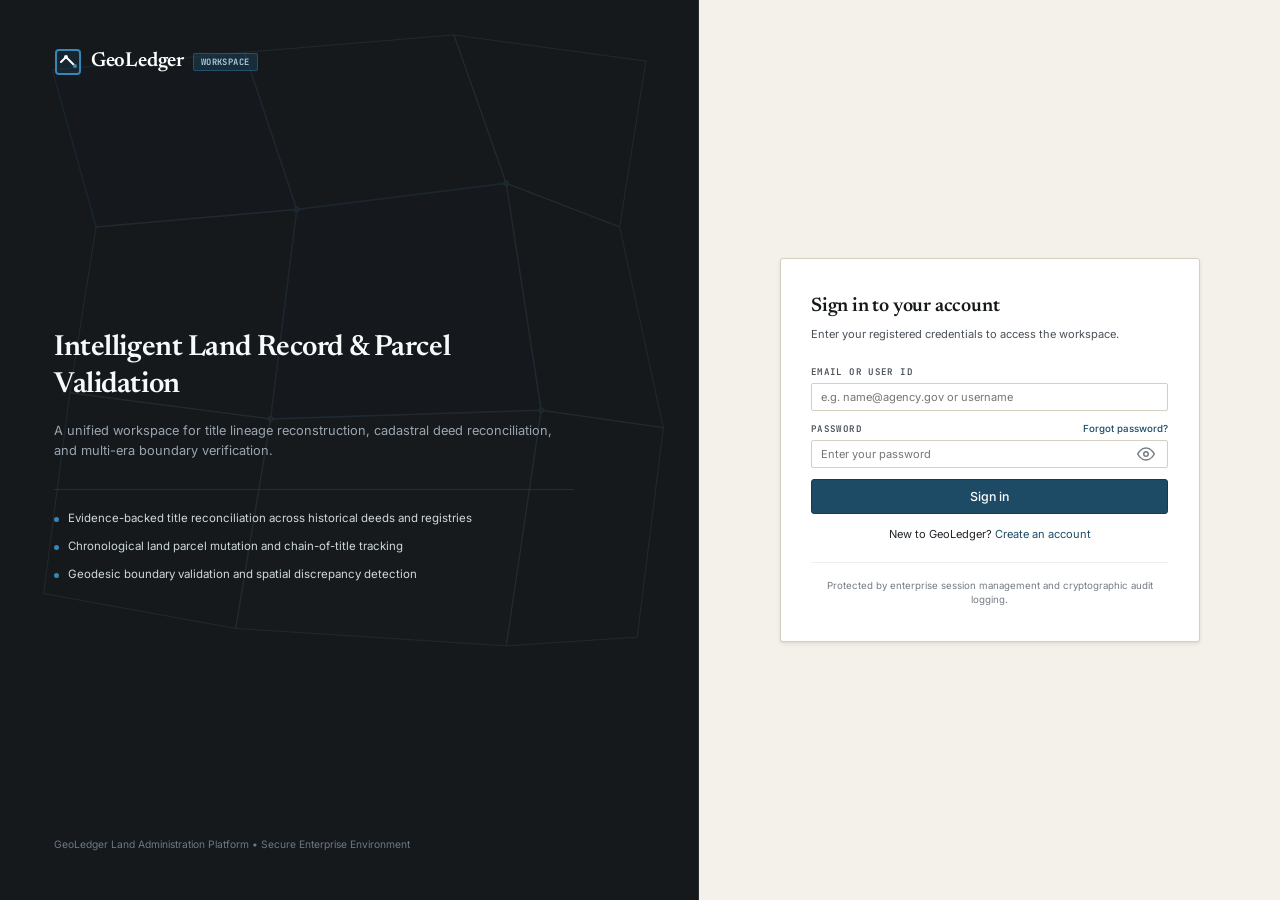
<file: frontend/index.html>
<!DOCTYPE html>
<html lang="en">
<head>
    <meta charset="UTF-8">
    <meta name="viewport" content="width=device-width, initial-scale=1.0">
    <title>Sign In — GeoLedger</title>
    <link rel="stylesheet" href="style.css">
</head>
<body class="auth-page">
    <!-- Left Zone: Institutional Identity & Subtle Cadastral Geometry -->
    <section class="auth-brand-side">
        <!-- Abstract Cadastral Survey Geometry (Subtle Architectural Vectors) -->
        <svg class="auth-cadastral-bg" viewBox="0 0 800 800" xmlns="http://www.w3.org/2000/svg" aria-hidden="true">
            <g stroke="#90A4AE" stroke-width="1" fill="none">
                <!-- Parcel Survey Polygon Grids -->
                <polygon points="60,80 280,60 340,240 110,260" fill="rgba(44, 94, 122, 0.08)" stroke="#3886B8" stroke-width="1.5" />
                <polygon points="280,60 520,40 580,210 340,240" fill="rgba(255, 255, 255, 0.03)" />
                <polygon points="520,40 740,70 710,260 580,210" fill="rgba(44, 94, 122, 0.05)" />
                <polygon points="110,260 340,240 310,480 80,450" fill="rgba(255, 255, 255, 0.02)" />
                <polygon points="340,240 580,210 620,470 310,480" fill="rgba(44, 94, 122, 0.09)" stroke="#3886B8" stroke-width="1.5" />
                <polygon points="580,210 710,260 760,490 620,470" fill="rgba(255, 255, 255, 0.02)" />
                <polygon points="80,450 310,480 270,720 50,680" fill="rgba(44, 94, 122, 0.06)" />
                <polygon points="310,480 620,470 580,740 270,720" fill="rgba(255, 255, 255, 0.04)" />
                <polygon points="620,470 760,490 730,730 580,740" fill="rgba(44, 94, 122, 0.07)" />
                <!-- Boundary Markers & Ties -->
                <line x1="340" y1="240" x2="310" y2="480" stroke="#546E7A" stroke-dasharray="4,4" />
                <line x1="280" y1="60" x2="340" y2="240" stroke="#546E7A" stroke-dasharray="4,4" />
                <circle cx="340" cy="240" r="3" fill="#3886B8" />
                <circle cx="310" cy="480" r="3" fill="#3886B8" />
                <circle cx="580" cy="210" r="3" fill="#3886B8" />
                <circle cx="620" cy="470" r="3" fill="#3886B8" />
            </g>
        </svg>

        <div class="auth-brand-top">
            <div class="auth-brand-mark">
                <svg width="28" height="28" viewBox="0 0 28 28" fill="none" xmlns="http://www.w3.org/2000/svg" aria-hidden="true">
                    <rect x="2" y="2" width="24" height="24" rx="3" stroke="#3886B8" stroke-width="2" fill="rgba(29, 75, 102, 0.25)" />
                    <path d="M7 14L12 9L21 18" stroke="#FFFFFF" stroke-width="2" stroke-linecap="round" stroke-linejoin="round" />
                    <circle cx="12" cy="9" r="2" fill="#FFFFFF" />
                    <circle cx="21" cy="18" r="2" fill="#3886B8" />
                </svg>
                <span class="auth-brand-logo">GeoLedger</span>
                <span class="auth-brand-tag">Workspace</span>
            </div>
        </div>

        <div class="auth-brand-main">
            <h1 class="auth-hero-title">Intelligent Land Record &amp; Parcel Validation</h1>
            <p class="auth-hero-desc">
                A unified workspace for title lineage reconstruction, cadastral deed reconciliation, and multi-era boundary verification.
            </p>
            <div class="auth-features-list">
                <div class="auth-feature-item">
                    <span class="auth-feature-bullet"></span>
                    <span>Evidence-backed title reconciliation across historical deeds and registries</span>
                </div>
                <div class="auth-feature-item">
                    <span class="auth-feature-bullet"></span>
                    <span>Chronological land parcel mutation and chain-of-title tracking</span>
                </div>
                <div class="auth-feature-item">
                    <span class="auth-feature-bullet"></span>
                    <span>Geodesic boundary validation and spatial discrepancy detection</span>
                </div>
            </div>
        </div>

        <div class="auth-brand-footer">
            <p>GeoLedger Land Administration Platform &bull; Secure Enterprise Environment</p>
        </div>
    </section>

    <!-- Right Zone: Clean Authentication Form Panel -->
    <main class="auth-form-side">
        <div class="auth-form-container">
            <header class="auth-form-header">
                <h2 class="auth-form-title">Sign in to your account</h2>
                <p class="auth-form-subtitle">Enter your registered credentials to access the workspace.</p>
            </header>

            <form id="login-form" novalidate>
                <div class="form-group">
                    <label for="username" class="label">Email or User ID</label>
                    <input 
                        type="text" 
                        id="username" 
                        class="input" 
                        placeholder="e.g. name@agency.gov or username" 
                        required 
                        autocomplete="username" 
                        spellcheck="false"
                    >
                </div>

                <div class="form-group">
                    <div style="display: flex; justify-content: space-between; align-items: center; margin-bottom: 0.25rem;">
                        <label for="password" class="label" style="margin-bottom: 0;">Password</label>
                        <a href="#" onclick="openForgotPasswordModal(event)" class="link text-xs" id="forgot-password-link">Forgot password?</a>
                    </div>
                    <div class="password-input-wrapper">
                        <input 
                            type="password" 
                            id="password" 
                            class="input" 
                            placeholder="Enter your password" 
                            required 
                            autocomplete="current-password"
                        >
                        <button 
                            type="button" 
                            id="password-toggle" 
                            class="password-toggle-btn" 
                            onclick="togglePasswordVisibility()" 
                            aria-label="Show password"
                            title="Show password"
                        >
                            <svg id="eye-icon" width="18" height="18" viewBox="0 0 24 24" fill="none" stroke="currentColor" stroke-width="2" stroke-linecap="round" stroke-linejoin="round" aria-hidden="true">
                                <path d="M1 12s4-8 11-8 11 8 11 8-4 8-11 8-11-8-11-8z"></path>
                                <circle cx="12" cy="12" r="3"></circle>
                            </svg>
                        </button>
                    </div>
                </div>

                <!-- Error Notice Container -->
                <div id="login-error-alert" class="alert alert-danger" style="display: none; font-size: 0.8rem; margin-bottom: 1rem;" role="alert"></div>

                <button type="submit" id="login-btn" class="btn btn-primary btn-lg" style="width: 100%;">
                    <span id="login-btn-text">Sign in</span>
                </button>
            </form>

            <div id="signup-panel" hidden>
                <form id="signup-form" novalidate>
                    <div class="form-group">
                        <label for="signup-name" class="label">Full name</label>
                        <input id="signup-name" class="input" autocomplete="name" maxlength="255" required>
                    </div>
                    <div class="form-group">
                        <label for="signup-username" class="label">Username</label>
                        <input id="signup-username" class="input" autocomplete="username" minlength="3" maxlength="100" required>
                    </div>
                    <div class="form-group">
                        <label for="signup-email" class="label">Email</label>
                        <input id="signup-email" class="input" type="email" autocomplete="email" maxlength="255" required>
                    </div>
                    <div class="form-group">
                        <label for="signup-password" class="label">Password</label>
                        <div class="password-input-wrapper">
                            <input id="signup-password" class="input" type="password" autocomplete="new-password" minlength="8" maxlength="256" required>
                            <button type="button" class="password-toggle-btn" data-password-target="signup-password" aria-label="Show password" title="Show password">Show</button>
                        </div>
                        <small class="text-muted">Use at least 8 characters.</small>
                    </div>
                    <div class="form-group">
                        <label for="signup-confirm-password" class="label">Confirm password</label>
                        <input id="signup-confirm-password" class="input" type="password" autocomplete="new-password" minlength="8" maxlength="256" required>
                    </div>
                    <div id="signup-error-alert" class="alert alert-danger" style="display:none; font-size:.8rem; margin-bottom:1rem" role="alert"></div>
                    <button type="submit" id="signup-btn" class="btn btn-primary btn-lg" style="width:100%">Create account</button>
                </form>
            </div>

            <p class="text-center text-sm mt-md">
                <span id="auth-switch-prompt">New to GeoLedger?</span>
                <button type="button" id="auth-switch" class="link" style="background:none;border:0;padding:0;font:inherit">Create an account</button>
            </p>

            <footer class="auth-security-notice">
                <p>Protected by enterprise session management and cryptographic audit logging.</p>
            </footer>
        </div>
    </main>

    <!-- Forgot Password Assistance Modal -->
    <div id="forgot-password-modal" class="modal" role="dialog" aria-modal="true" aria-labelledby="forgot-modal-title">
        <div class="modal-content" style="max-width: 440px;">
            <div class="modal-header">
                <h3 id="forgot-modal-title" style="font-size: 1rem;">Credential Recovery</h3>
                <button type="button" onclick="closeForgotPasswordModal()" class="btn-close" aria-label="Close modal">&times;</button>
            </div>
            <div class="modal-body" style="font-size: 0.85rem; line-height: 1.55; color: var(--ink-secondary);">
                <p style="margin-bottom: 0.85rem;">
                    For security reasons and title record integrity, automated password self-service is governed by agency directory policies.
                </p>
                <div class="record-panel mb-sm" style="background: var(--canvas-subtle); padding: 10px 12px; border-radius: var(--radius-xs);">
                    <div style="font-family: var(--font-mono); font-size: 0.7rem; color: var(--ink-muted); text-transform: uppercase; margin-bottom: 2px;">Next Step</div>
                    <div style="font-weight: 500; color: var(--ink-deep);">Contact your department records supervisor or system administrator to request a credential reset or temporary security token.</div>
                </div>
                <p class="text-xs text-muted">
                    If you are an administrator requiring emergency access, refer to the system deployment recovery documentation.
                </p>
            </div>
            <div class="modal-footer">
                <button type="button" onclick="closeForgotPasswordModal()" class="btn btn-secondary btn-sm">Close</button>
            </div>
        </div>
    </div>

    <div id="toast-container"></div>

    <script src="app.js"></script>
    <script>
        // Redirect only after validating the stored session with the backend.
        if (Auth.isAuthenticated()) {
            fetch('/api/auth/me', { headers: { Authorization: `Bearer ${Auth.getToken()}` } })
                .then(response => response.ok ? response.json() : null)
                .then(user => {
                    if (!user) { Auth.logout(); return; }
                    Auth.setUser(user);
                    window.location.replace(landingPageForRole(user.role));
                })
                .catch(() => {});
        }

        const loginForm = document.getElementById('login-form');
        const signupPanel = document.getElementById('signup-panel');
        const authSwitch = document.getElementById('auth-switch');
        const authTitle = document.querySelector('.auth-form-title');
        const authSubtitle = document.querySelector('.auth-form-subtitle');
        const authSwitchPrompt = document.getElementById('auth-switch-prompt');
        let showingSignup = false;
        authSwitch.addEventListener('click', () => {
            showingSignup = !showingSignup;
            loginForm.hidden = showingSignup;
            signupPanel.hidden = !showingSignup;
            authTitle.textContent = showingSignup ? 'Create your account' : 'Sign in to your account';
            authSubtitle.textContent = showingSignup ? 'Create a personal account to use GeoLedger.' : 'Enter your registered credentials to access the workspace.';
            authSwitchPrompt.textContent = showingSignup ? 'Already have an account?' : 'New to GeoLedger?';
            authSwitch.textContent = showingSignup ? 'Sign in' : 'Create an account';
            document.title = showingSignup ? 'Create Account — GeoLedger' : 'Sign In — GeoLedger';
        });

        function landingPageForRole(role) {
            const normalized = String(role || '').toLowerCase();
            if (normalized === 'revenue_officer' || normalized === 'verifier') return 'verification.html';
            if (normalized === 'auditor') return 'audit.html';
            if (normalized === 'citizen' || normalized === 'viewer') return 'documents.html';
            return 'dashboard.html';
        }

        async function establishSession(identifier, password) {
            const loginResponse = await fetch('/api/auth/login', {
                method: 'POST', headers: { 'Content-Type': 'application/json' },
                body: JSON.stringify({ username: identifier, password })
            });
            const loginData = await loginResponse.json().catch(() => ({}));
            if (!loginResponse.ok) throw new Error(loginData.detail || 'Unable to sign in. Check your email or username and password.');
            Auth.setToken(loginData.access_token);

            const meResponse = await fetch('/api/auth/me', { headers: { Authorization: `Bearer ${loginData.access_token}` } });
            if (!meResponse.ok) {
                Auth.logout();
                throw new Error('Your account could not be verified. Please sign in again.');
            }
            const user = await meResponse.json();
            Auth.setUser(user);
            return user;
        }

        document.querySelectorAll('[data-password-target]').forEach(toggle => {
            toggle.addEventListener('click', () => {
                const input = document.getElementById(toggle.dataset.passwordTarget);
                const reveal = input.type === 'password';
                input.type = reveal ? 'text' : 'password';
                toggle.textContent = reveal ? 'Hide' : 'Show';
                toggle.setAttribute('aria-label', reveal ? 'Hide password' : 'Show password');
            });
        });

        // Toggle password visibility
        function togglePasswordVisibility() {
            const pwdInput = document.getElementById('password');
            const toggleBtn = document.getElementById('password-toggle');
            const eyeIcon = document.getElementById('eye-icon');

            if (pwdInput.type === 'password') {
                pwdInput.type = 'text';
                toggleBtn.setAttribute('aria-label', 'Hide password');
                toggleBtn.title = 'Hide password';
                // Eye slash icon
                eyeIcon.innerHTML = `
                    <path d="M17.94 17.94A10.07 10.07 0 0 1 12 20c-7 0-11-8-11-8a18.45 18.45 0 0 1 5.06-5.94M9.9 4.24A9.12 9.12 0 0 1 12 4c7 0 11 8 11 8a18.5 18.5 0 0 1-2.16 3.19m-6.72-1.07a3 3 0 1 1-4.24-4.24"></path>
                    <line x1="1" y1="1" x2="23" y2="23"></line>
                `;
            } else {
                pwdInput.type = 'password';
                toggleBtn.setAttribute('aria-label', 'Show password');
                toggleBtn.title = 'Show password';
                // Regular eye icon
                eyeIcon.innerHTML = `
                    <path d="M1 12s4-8 11-8 11 8 11 8-4 8-11 8-11-8-11-8z"></path>
                    <circle cx="12" cy="12" r="3"></circle>
                `;
            }
        }

        // Forgot password modal controls
        function openForgotPasswordModal(e) {
            if (e) e.preventDefault();
            const modal = document.getElementById('forgot-password-modal');
            modal.style.display = 'flex';
            modal.classList.add('active');
        }

        function closeForgotPasswordModal() {
            const modal = document.getElementById('forgot-password-modal');
            modal.style.display = 'none';
            modal.classList.remove('active');
        }

        // Close modal on escape key or backdrop click
        window.addEventListener('keydown', (e) => {
            if (e.key === 'Escape') closeForgotPasswordModal();
        });

        document.getElementById('forgot-password-modal').addEventListener('click', (e) => {
            if (e.target.id === 'forgot-password-modal') closeForgotPasswordModal();
        });

        // Form submission handler
        document.getElementById('login-form').addEventListener('submit', async (e) => {
            e.preventDefault();
            const usernameInput = document.getElementById('username');
            const passwordInput = document.getElementById('password');
            const errorAlert = document.getElementById('login-error-alert');
            const btn = document.getElementById('login-btn');
            const btnText = document.getElementById('login-btn-text');

            const username = usernameInput.value.trim();
            const password = passwordInput.value;

            // Clear previous error
            errorAlert.style.display = 'none';
            errorAlert.textContent = '';

            if (!username || !password) {
                errorAlert.textContent = 'Please enter both your email/user ID and password.';
                errorAlert.style.display = 'block';
                return;
            }

            // Set loading state
            btn.disabled = true;
            btnText.textContent = 'Signing in...';

            try {
                const user = await establishSession(username, password);
                btnText.textContent = 'Signed in. Loading workspace...';
                window.location.replace(landingPageForRole(user.role));
            } catch (err) {
                errorAlert.textContent = err.message || 'Unable to sign in. Please check your credentials and try again.';
                errorAlert.style.display = 'block';
                btn.disabled = false;
                btnText.textContent = 'Sign in';
            }
        });

        document.getElementById('signup-form').addEventListener('submit', async event => {
            event.preventDefault();
            const form = event.currentTarget;
            const error = document.getElementById('signup-error-alert');
            const button = document.getElementById('signup-btn');
            const full_name = document.getElementById('signup-name').value.trim();
            const username = document.getElementById('signup-username').value.trim();
            const email = document.getElementById('signup-email').value.trim();
            const password = document.getElementById('signup-password').value;
            const confirmation = document.getElementById('signup-confirm-password').value;
            error.style.display = 'none';
            error.textContent = '';
            if (!form.reportValidity()) return;
            if (password !== confirmation) {
                error.textContent = 'The passwords do not match.';
                error.style.display = 'block';
                return;
            }
            button.disabled = true;
            button.textContent = 'Creating account...';
            try {
                const response = await fetch('/api/auth/register', {
                    method: 'POST', headers: { 'Content-Type': 'application/json' },
                    body: JSON.stringify({ full_name, username, email, password })
                });
                const result = await response.json().catch(() => ({}));
                if (!response.ok) {
                    const detail = Array.isArray(result.detail) ? result.detail.map(item => item.msg).join(' ') : result.detail;
                    throw new Error(detail || 'Could not create the account. Please review your details.');
                }
                const user = await establishSession(username, password);
                Auth.setUser(user);
                window.location.replace(landingPageForRole(user.role));
            } catch (err) {
                error.textContent = err.message || 'Could not create the account. Please try again.';
                error.style.display = 'block';
                button.disabled = false;
                button.textContent = 'Create account';
            }
        });
    </script>
</body>
</html>
</file>
<file: frontend/style.css>
/* ==========================================================================
   GeoLedger — Digital Land Record Command Centre & Cadastral Workstation
   Institutional Design System: Modern Civic Tech + Cadastral Infrastructure
   ========================================================================== */

/* --- GOOGLE WEB FONTS --- */
@import url('https://fonts.googleapis.com/css2?family=Inter:wght@400;500;600;700&family=Newsreader:ital,opsz,wght@0,6..72,400;0,6..72,600;1,6..72,400&family=JetBrains+Mono:wght@400;500;600;700&display=swap');

:root {
  /* --- Canvas & Archival Paper Tones --- */
  --canvas-base: #F4F1EA;             /* Warm archival parchment foundation */
  --canvas-subtle: #EBE7DD;           /* Workbench / rail background */
  --canvas-surface: #FFFFFF;          /* Pure crisp sheet for documents and data grids */
  --canvas-panel: #FAF9F5;            /* Record panel background */
  --canvas-border: #D5CFC2;           /* Measured hairline cadastral border */
  --canvas-border-strong: #B5AD9C;    /* Demarcation rule */
  --canvas-border-hairline: rgba(33, 37, 41, 0.08);

  /* --- Deep Ink Tones (Structural Command & Typography) --- */
  --ink-deep: #16191B;                /* Iron gall deep ink for headers & navigation */
  --ink-primary: #212529;             /* High-contrast body ink */
  --ink-secondary: #4A5158;           /* Metadata keys, field labels */
  --ink-muted: #747C84;               /* Archival annotations, timestamps */
  --ink-inverse: #F8F9FA;             /* Text on deep ink surfaces */

  /* --- Cadastral & Survey Accents --- */
  --survey-cadastral: #1D4B66;        /* Cadastral deep sea blue */
  --survey-cadastral-hover: #133447;
  --survey-cadastral-light: #EBF2F6;  /* Selected parcel tint */
  --survey-terracotta: #8F3E26;       /* Revenue stamp / seal terracotta */
  --survey-terracotta-light: #FBF0ED;

  /* --- Institutional State Indicators (Strict State Semantics) --- */
  /* Verified / Certified / Resolved */
  --state-verified: #226438;
  --state-verified-bg: #EEF6F1;
  --state-verified-border: #97C7A6;

  /* Needs Review / Pending / Caution */
  --state-review: #995B06;
  --state-review-bg: #FDF6EC;
  --state-review-border: #E8C68C;

  /* Discrepancy / Conflict / Encroachment / High Risk */
  --state-conflict: #B0271D;
  --state-conflict-bg: #FCF0EF;
  --state-conflict-border: #E89E99;

  /* Informational / Unaltered / System */
  --state-info: #2B4E68;
  --state-info-bg: #EDF3F7;
  --state-info-border: #A6BFD2;

  /* Backward compatibility alias map */
  --primary: var(--ink-deep);
  --primary-light: #262B30;
  --primary-dark: #0F1113;
  --accent: var(--survey-cadastral);
  --accent-light: #2A668A;
  --accent-hover: var(--survey-cadastral-hover);

  --success: var(--state-verified);
  --success-bg: var(--state-verified-bg);
  --success-border: var(--state-verified-border);
  --success-text: var(--state-verified);

  --warning: var(--state-review);
  --warning-bg: var(--state-review-bg);
  --warning-border: var(--state-review-border);
  --warning-text: var(--state-review);

  --danger: var(--state-conflict);
  --danger-bg: var(--state-conflict-bg);
  --danger-border: var(--state-conflict-border);
  --danger-text: var(--state-conflict);

  --info: var(--state-info);
  --info-bg: var(--state-info-bg);
  --info-border: var(--state-info-border);
  --info-text: var(--state-info);

  --bg: var(--canvas-base);
  --bg-card: var(--canvas-surface);
  --text: var(--ink-primary);
  --text-secondary: var(--ink-secondary);
  --text-muted: var(--ink-muted);
  --border: var(--canvas-border);
  --border-subtle: var(--canvas-subtle);

  --sidebar-bg: #15181A;
  --sidebar-text: #C4CBD2;
  --sidebar-text-active: #FFFFFF;
  --sidebar-nav-hover: rgba(255, 255, 255, 0.05);

  --header-bg: #FFFFFF;
  --header-border: var(--canvas-border);

  /* --- Typography Stacks --- */
  --font-body: 'Inter', -apple-system, BlinkMacSystemFont, 'Segoe UI', Roboto, 'Noto Sans', 'Nirmala UI', sans-serif;
  --font-serif: 'Newsreader', 'Charter', 'Lora', Georgia, 'Times New Roman', serif;
  --font-mono: 'JetBrains Mono', 'SFMono-Regular', Consolas, 'Liberation Mono', Menlo, monospace;

  /* --- Geometry & Demarcation (Deliberately Crisp: NO oversized round curves) --- */
  --radius-xs: 2px;
  --radius-sm: 3px;
  --radius-md: 4px;
  --radius-lg: 6px;

  /* --- Shadows (Subtle, physical paper feel: NO floaty SaaS blur) --- */
  --shadow-sm: 0 1px 2px rgba(22, 25, 27, 0.06);
  --shadow-md: 0 2px 4px rgba(22, 25, 27, 0.08), 0 1px 2px rgba(22, 25, 27, 0.04);
  --shadow-lg: 0 4px 10px rgba(22, 25, 27, 0.12), 0 1px 3px rgba(22, 25, 27, 0.06);
  --shadow-xl: 0 8px 24px rgba(22, 25, 27, 0.16);

  /* --- Layout Metrics --- */
  --rail-width: 240px;
  --topbar-height: 52px;
}

/* ==========================================================================
   RESET & FOUNDATION
   ========================================================================== */

*, *::before, *::after {
  margin: 0;
  padding: 0;
  box-sizing: border-box;
}

html {
  font-size: 13.5px;
  background-color: var(--canvas-base);
  color: var(--ink-primary);
  text-rendering: optimizeLegibility;
  -webkit-font-smoothing: antialiased;
}

body {
  font-family: var(--font-body);
  line-height: 1.45;
  background-color: var(--canvas-base);
  color: var(--ink-primary);
  min-height: 100vh;
}

/* Tabular figures for operational data */
.num-tabular,
.stat-value,
.coord-readout,
.tabular-code,
table td {
  font-variant-numeric: tabular-nums lining-nums;
}

/* Editorial / Cadastral Heading Font */
.serif-heading,
.parcel-id-title,
.deed-title,
.header-title,
.login-header h1 {
  font-family: var(--font-serif);
  font-weight: 600;
  letter-spacing: -0.01em;
}

/* ==========================================================================
   COMMAND CENTRE WORKSPACE LAYOUT
   ========================================================================== */

.page-wrapper {
  display: flex;
  min-height: 100vh;
  background-color: var(--canvas-base);
}

/* --- Precision Workstation Left Rail --- */
.sidebar {
  width: var(--rail-width);
  background-color: var(--sidebar-bg);
  color: var(--sidebar-text);
  display: flex;
  flex-direction: column;
  position: fixed;
  top: 0;
  bottom: 0;
  left: 0;
  z-index: 1000;
  border-right: 1px solid #2B3035;
  user-select: none;
}

.sidebar-brand {
  padding: 1rem 1.15rem;
  background-color: #0E1012;
  border-bottom: 1px solid #252A2E;
  display: flex;
  flex-direction: column;
  gap: 0.25rem;
}

.sidebar-brand-top {
  display: flex;
  align-items: center;
  justify-content: space-between;
}

.sidebar-brand h1 {
  font-family: var(--font-serif);
  font-size: 1.25rem;
  font-weight: 600;
  color: #F8F9FA;
  letter-spacing: 0.02em;
  display: flex;
  align-items: center;
  gap: 0.45rem;
  margin: 0;
}

.sidebar-brand .badge-tag {
  font-family: var(--font-mono);
  font-size: 0.65rem;
  padding: 2px 6px;
  background: var(--survey-cadastral);
  color: #FFFFFF;
  border-radius: var(--radius-xs);
  font-weight: 600;
  letter-spacing: 0.05em;
  text-transform: uppercase;
}

.sidebar-brand .subtitle {
  font-size: 0.72rem;
  color: #8C959E;
  letter-spacing: 0.01em;
  text-transform: uppercase;
  font-weight: 500;
}

.sidebar-jurisdiction {
  font-size: 0.68rem;
  color: #7B858E;
  padding-top: 4px;
  border-top: 1px dashed rgba(255, 255, 255, 0.1);
  margin-top: 4px;
  display: flex;
  align-items: center;
  gap: 4px;
  font-family: var(--font-mono);
}

.sidebar-nav {
  flex: 1;
  padding: 0.65rem 0;
  overflow-y: auto;
}

.nav-section-title {
  font-family: var(--font-mono);
  font-size: 0.65rem;
  text-transform: uppercase;
  letter-spacing: 0.08em;
  color: #6C757D;
  padding: 0.75rem 1.15rem 0.35rem 1.15rem;
  font-weight: 600;
}

.nav-link {
  display: flex;
  align-items: center;
  gap: 0.65rem;
  padding: 0.6rem 1.15rem;
  color: #B4BCC4;
  text-decoration: none;
  font-weight: 500;
  font-size: 0.85rem;
  transition: background-color 0.1s, color 0.1s;
  border-left: 3px solid transparent;
}

.nav-link:hover {
  background-color: var(--sidebar-nav-hover);
  color: #FFFFFF;
}

.nav-link.active {
  background-color: rgba(29, 75, 102, 0.3);
  color: #FFFFFF;
  border-left-color: #3886B8;
  font-weight: 600;
}

.nav-link-code {
  font-family: var(--font-mono);
  font-size: 0.7rem;
  opacity: 0.6;
  margin-left: auto;
}

.sidebar-footer {
  padding: 0.85rem 1.15rem;
  background-color: #0E1012;
  border-top: 1px solid #252A2E;
}

.user-badge-container {
  display: flex;
  flex-direction: column;
  gap: 0.3rem;
}

.user-badge-meta {
  display: flex;
  align-items: center;
  gap: 6px;
  font-size: 0.72rem;
  color: #8C959E;
}

/* --- Main Workstation Body --- */
.main-content {
  flex: 1;
  margin-left: var(--rail-width);
  display: flex;
  flex-direction: column;
  min-width: 0;
  background-color: var(--canvas-base);
}

/* --- Top Institutional Command Bar --- */
.header {
  height: var(--topbar-height);
  background-color: var(--canvas-surface);
  border-bottom: 1px solid var(--canvas-border);
  padding: 0 1.5rem;
  display: flex;
  justify-content: space-between;
  align-items: center;
  position: sticky;
  top: 0;
  z-index: 500;
  box-shadow: var(--shadow-sm);
}

.header-title-group {
  display: flex;
  align-items: center;
  gap: 1rem;
}

.header-title {
  font-size: 1.15rem;
  font-weight: 600;
  color: var(--ink-deep);
  line-height: 1.2;
}

.header-subtitle {
  font-size: 0.75rem;
  color: var(--ink-secondary);
  font-weight: 400;
}

/* --- Global Cadastral Record Search in Command Bar --- */
.command-search-bar {
  display: flex;
  align-items: center;
  background: var(--canvas-base);
  border: 1px solid var(--canvas-border);
  border-radius: var(--radius-sm);
  padding: 3px 8px;
  width: 320px;
  transition: border-color 0.15s, background-color 0.15s;
}

.command-search-bar:focus-within {
  border-color: var(--survey-cadastral);
  background: #FFFFFF;
}

.command-search-bar input {
  border: none;
  background: transparent;
  padding: 4px 6px;
  font-size: 0.8rem;
  font-family: var(--font-body);
  color: var(--ink-primary);
  width: 100%;
  outline: none;
}

.command-search-bar input::placeholder {
  color: var(--ink-muted);
  font-size: 0.78rem;
}

.command-search-badge {
  font-family: var(--font-mono);
  font-size: 0.65rem;
  padding: 1px 5px;
  background: var(--canvas-subtle);
  border: 1px solid var(--canvas-border);
  border-radius: 2px;
  color: var(--ink-muted);
  white-space: nowrap;
}

.header-actions {
  display: flex;
  align-items: center;
  gap: 0.65rem;
}

/* --- Content Canvas --- */
.content {
  flex: 1;
  padding: 1.25rem 1.5rem;
}

/* ==========================================================================
   OPERATIONAL STATUS BANNERS & COMMAND STRIPS
   ========================================================================== */

/* Cadastral Workflow Orientation Strip (Replaces generic SaaS tour) */
.command-workflow-strip {
  background: #182026;
  border: 1px solid #2B353D;
  border-left: 4px solid var(--survey-cadastral);
  color: #ECEFF1;
  border-radius: var(--radius-sm);
  padding: 0.75rem 1rem;
  margin-bottom: 1.25rem;
  box-shadow: var(--shadow-sm);
}

.command-strip-header {
  display: flex;
  justify-content: space-between;
  align-items: center;
  margin-bottom: 0.5rem;
}

.command-strip-title {
  font-family: var(--font-mono);
  font-size: 0.72rem;
  text-transform: uppercase;
  letter-spacing: 0.08em;
  color: #90A4AE;
  display: flex;
  align-items: center;
  gap: 0.5rem;
}

.command-workflow-steps {
  display: grid;
  grid-template-columns: repeat(8, 1fr);
  gap: 4px;
}

.command-step-node {
  background: #232B32;
  border: 1px solid #37434D;
  padding: 0.35rem 0.5rem;
  border-radius: var(--radius-xs);
  text-decoration: none;
  color: #CFD8DC;
  font-size: 0.72rem;
  display: flex;
  align-items: center;
  gap: 0.35rem;
  transition: all 0.12s;
  white-space: nowrap;
  overflow: hidden;
  text-overflow: ellipsis;
}

.command-step-node:hover {
  background: #2D3740;
  border-color: #546E7A;
  color: #FFFFFF;
}

.command-step-node.active-step {
  border-color: #3886B8;
  background: rgba(29, 75, 102, 0.4);
  color: #FFFFFF;
  font-weight: 600;
}

.command-step-idx {
  font-family: var(--font-mono);
  font-size: 0.65rem;
  font-weight: 700;
  color: #78909C;
}

/* Backward compatibility for tour-banner */
.tour-banner {
  background: #182026;
  border: 1px solid #2B353D;
  border-left: 4px solid var(--survey-cadastral);
  color: #ECEFF1;
  border-radius: var(--radius-sm);
  padding: 0.75rem 1rem;
  margin-bottom: 1.25rem;
  box-shadow: var(--shadow-sm);
}

.tour-header {
  display: flex;
  justify-content: space-between;
  align-items: center;
  margin-bottom: 0.5rem;
}

.tour-title {
  font-family: var(--font-mono);
  font-size: 0.72rem;
  text-transform: uppercase;
  letter-spacing: 0.08em;
  color: #90A4AE;
  display: flex;
  align-items: center;
  gap: 0.5rem;
}

.tour-steps {
  display: grid;
  grid-template-columns: repeat(auto-fit, minmax(110px, 1fr));
  gap: 4px;
}

.tour-step {
  background: #232B32;
  border: 1px solid #37434D;
  padding: 0.35rem 0.5rem;
  border-radius: var(--radius-xs);
  text-decoration: none;
  color: #CFD8DC;
  font-size: 0.72rem;
  display: flex;
  align-items: center;
  gap: 0.35rem;
  transition: all 0.12s;
}

.tour-step:hover {
  background: #2D3740;
  border-color: #546E7A;
  color: #FFFFFF;
}

.tour-step-num {
  font-family: var(--font-mono);
  font-size: 0.65rem;
  font-weight: 700;
  color: #78909C;
  width: 14px;
}

/* ==========================================================================
   OPERATIONAL STATUS METRICS (DISCARD GIANT SaaS KPI CARDS)
   ========================================================================== */

/* High-Density Operational Overview Bar */
.operational-stats-bar {
  display: grid;
  grid-template-columns: repeat(4, 1fr);
  gap: 1px;
  background: var(--canvas-border);
  border: 1px solid var(--canvas-border);
  border-radius: var(--radius-sm);
  margin-bottom: 1.25rem;
  overflow: hidden;
  box-shadow: var(--shadow-sm);
}

.stat-cell {
  background: var(--canvas-surface);
  padding: 0.85rem 1.15rem;
  display: flex;
  flex-direction: column;
  justify-content: space-between;
  border-left: 3px solid transparent;
}

.stat-cell.cadastral { border-left-color: var(--survey-cadastral); }
.stat-cell.review { border-left-color: var(--state-review); }
.stat-cell.conflict { border-left-color: var(--state-conflict); }
.stat-cell.verified { border-left-color: var(--state-verified); }

.stat-cell-header {
  display: flex;
  justify-content: space-between;
  align-items: center;
  margin-bottom: 0.35rem;
}

.stat-cell-label {
  font-family: var(--font-mono);
  font-size: 0.68rem;
  text-transform: uppercase;
  letter-spacing: 0.06em;
  color: var(--ink-secondary);
  font-weight: 600;
}

.stat-cell-value {
  font-size: 1.85rem;
  font-weight: 700;
  color: var(--ink-deep);
  line-height: 1.1;
  font-variant-numeric: tabular-nums;
  margin-bottom: 0.2rem;
}

.stat-cell-sub {
  font-size: 0.74rem;
  color: var(--ink-muted);
  display: flex;
  align-items: center;
  gap: 4px;
}

/* Backward compatibility for stats-grid and stat-card */
.stats-grid {
  display: grid;
  grid-template-columns: repeat(4, 1fr);
  gap: 1px;
  background: var(--canvas-border);
  border: 1px solid var(--canvas-border);
  border-radius: var(--radius-sm);
  margin-bottom: 1.25rem;
  overflow: hidden;
  box-shadow: var(--shadow-sm);
}

.stat-card {
  background: var(--canvas-surface);
  padding: 0.85rem 1.15rem;
  border-radius: 0;
  border: none;
  box-shadow: none;
  border-left: 3px solid var(--survey-cadastral);
}

.stat-card.warning { border-left-color: var(--state-review); }
.stat-card.danger { border-left-color: var(--state-conflict); }
.stat-card.success { border-left-color: var(--state-verified); }
.stat-card.info { border-left-color: var(--state-info); }

.stat-label {
  font-family: var(--font-mono);
  font-size: 0.68rem;
  font-weight: 600;
  text-transform: uppercase;
  letter-spacing: 0.06em;
  color: var(--ink-secondary);
}

.stat-value {
  font-size: 1.85rem;
  font-weight: 700;
  color: var(--ink-deep);
  margin: 0.2rem 0;
  line-height: 1.1;
}

.stat-sublabel {
  font-size: 0.74rem;
  color: var(--ink-muted);
}

/* ==========================================================================
   DOCUMENTARY CARDS & WORKSTATION PANELS
   ========================================================================== */

.card {
  background-color: var(--canvas-surface);
  border: 1px solid var(--canvas-border);
  border-radius: var(--radius-sm);
  padding: 1rem 1.15rem;
  box-shadow: var(--shadow-sm);
  position: relative;
}

.card-header {
  font-family: var(--font-serif);
  font-size: 0.95rem;
  font-weight: 600;
  color: var(--ink-deep);
  margin-bottom: 0.75rem;
  padding-bottom: 0.5rem;
  border-bottom: 1px solid var(--canvas-border-hairline);
  display: flex;
  justify-content: space-between;
  align-items: center;
  letter-spacing: 0.01em;
}

.card-header .card-title-supplement {
  font-family: var(--font-mono);
  font-size: 0.68rem;
  color: var(--ink-muted);
  font-weight: normal;
}

.card-footer {
  padding-top: 0.65rem;
  margin-top: 0.75rem;
  border-top: 1px solid var(--canvas-border-hairline);
}

/* High-contrast documentary rail */
.record-panel {
  background-color: var(--canvas-panel);
  border: 1px solid var(--canvas-border);
  border-radius: var(--radius-sm);
  padding: 0.85rem 1rem;
}

/* ==========================================================================
   TABLES & CADASTRAL RECORD GRIDS
   ========================================================================== */

.table-container {
  overflow-x: auto;
  border: 1px solid var(--canvas-border);
  border-radius: var(--radius-xs);
  background-color: var(--canvas-surface);
}

table {
  width: 100%;
  border-collapse: collapse;
  font-size: 0.82rem;
}

thead {
  background-color: var(--canvas-subtle);
  border-bottom: 1px solid var(--canvas-border-strong);
}

th {
  text-align: left;
  padding: 0.55rem 0.85rem;
  font-family: var(--font-mono);
  font-weight: 600;
  font-size: 0.68rem;
  text-transform: uppercase;
  letter-spacing: 0.05em;
  color: var(--ink-secondary);
  border-bottom: 1px solid var(--canvas-border);
  white-space: nowrap;
}

td {
  padding: 0.65rem 0.85rem;
  border-bottom: 1px solid var(--canvas-border-hairline);
  color: var(--ink-primary);
  vertical-align: middle;
}

tbody tr {
  transition: background-color 0.08s;
}

tbody tr:hover {
  background-color: #F8F7F3;
}

tbody tr:last-child td {
  border-bottom: none;
}

/* Record identifier in table */
.record-ident {
  font-family: var(--font-mono);
  font-weight: 600;
  font-size: 0.82rem;
  color: var(--survey-cadastral);
}

/* ==========================================================================
   BUTTONS (NO ROUND PILL BUTTONS: PRECISE REVENUE OFFICE ACTIONS)
   ========================================================================== */

.btn {
  display: inline-flex;
  align-items: center;
  justify-content: center;
  padding: 0.45rem 0.85rem;
  font-size: 0.8rem;
  font-weight: 500;
  border: 1px solid transparent;
  border-radius: var(--radius-xs);
  cursor: pointer;
  transition: all 0.12s;
  text-decoration: none;
  gap: 0.35rem;
  white-space: nowrap;
  line-height: 1.25;
  font-family: var(--font-body);
}

.btn:disabled {
  opacity: 0.45;
  cursor: not-allowed;
}

/* Primary Action: Cadastral Survey Sea */
.btn-primary {
  background-color: var(--survey-cadastral);
  border-color: #163B50;
  color: #FFFFFF;
}

.btn-primary:hover:not(:disabled) {
  background-color: var(--survey-cadastral-hover);
  border-color: #0E2736;
  color: #FFFFFF;
}

/* Secondary Action: Archival Parchment Neutral */
.btn-secondary {
  background-color: #FFFFFF;
  border-color: var(--canvas-border-strong);
  color: var(--ink-primary);
}

.btn-secondary:hover:not(:disabled) {
  background-color: var(--canvas-subtle);
  border-color: #9C9482;
  color: var(--ink-deep);
}

/* Certify / Verify Action */
.btn-success {
  background-color: var(--state-verified);
  border-color: #1A4D2B;
  color: #FFFFFF;
}

.btn-success:hover:not(:disabled) {
  background-color: #184726;
  color: #FFFFFF;
}

/* Conflict / Reject / Discrepancy Action */
.btn-danger {
  background-color: var(--state-conflict);
  border-color: #8C1E17;
  color: #FFFFFF;
}

.btn-danger:hover:not(:disabled) {
  background-color: #8E1F17;
  color: #FFFFFF;
}

/* Review / Return Action */
.btn-warning {
  background-color: var(--state-review);
  border-color: #794705;
  color: #FFFFFF;
}

.btn-warning:hover:not(:disabled) {
  background-color: #7A4805;
  color: #FFFFFF;
}

/* Deep Rail Outline Button */
.btn-outline {
  background-color: transparent;
  border-color: #38424B;
  color: #ECEFF1;
}

.btn-outline:hover:not(:disabled) {
  background-color: rgba(255, 255, 255, 0.08);
  border-color: #546E7A;
  color: #FFFFFF;
}

.btn-sm {
  padding: 0.28rem 0.55rem;
  font-size: 0.74rem;
  border-radius: var(--radius-xs);
}

.btn-lg {
  padding: 0.65rem 1.25rem;
  font-size: 0.92rem;
  border-radius: var(--radius-sm);
}

/* ==========================================================================
   FORMS & CADASTRAL INPUTS
   ========================================================================== */

.form-group {
  margin-bottom: 0.85rem;
}

.label {
  display: block;
  font-family: var(--font-mono);
  font-size: 0.68rem;
  font-weight: 600;
  text-transform: uppercase;
  letter-spacing: 0.04em;
  margin-bottom: 0.25rem;
  color: var(--ink-secondary);
}

.input,
input[type="text"],
input[type="email"],
input[type="password"],
input[type="date"],
input[type="number"],
input[type="file"],
select,
textarea {
  width: 100%;
  padding: 0.45rem 0.65rem;
  font-size: 0.82rem;
  border: 1px solid var(--canvas-border);
  border-radius: var(--radius-xs);
  background-color: #FFFFFF;
  color: var(--ink-primary);
  font-family: var(--font-body);
  transition: border-color 0.12s, box-shadow 0.12s;
}

.input:focus,
input:focus,
select:focus,
textarea:focus {
  outline: none;
  border-color: var(--survey-cadastral);
  box-shadow: 0 0 0 2px rgba(29, 75, 102, 0.15);
}

textarea {
  resize: vertical;
  min-height: 70px;
}

/* ==========================================================================
   STATE BADGES & ACCREDITATION TAGS (Deliberately rectangular & informative)
   ========================================================================== */

.badge {
  display: inline-flex;
  align-items: center;
  gap: 0.25rem;
  padding: 0.15rem 0.45rem;
  font-family: var(--font-mono);
  font-size: 0.66rem;
  font-weight: 600;
  border-radius: var(--radius-xs);
  text-transform: uppercase;
  letter-spacing: 0.04em;
  line-height: 1.3;
}

.badge-success {
  background-color: var(--state-verified-bg);
  color: var(--state-verified);
  border: 1px solid var(--state-verified-border);
}

.badge-warning {
  background-color: var(--state-review-bg);
  color: var(--state-review);
  border: 1px solid var(--state-review-border);
}

.badge-danger {
  background-color: var(--state-conflict-bg);
  color: var(--state-conflict);
  border: 1px solid var(--state-conflict-border);
}

.badge-info {
  background-color: var(--state-info-bg);
  color: var(--state-info);
  border: 1px solid var(--state-info-border);
}

.badge-secondary,
.badge-muted {
  background-color: var(--canvas-subtle);
  color: var(--ink-secondary);
  border: 1px solid var(--canvas-border);
}

/* AI / OCR Confidence Badges */
.confidence-badge {
  font-family: var(--font-mono);
  font-weight: 700;
  padding: 0.15rem 0.45rem;
  border-radius: var(--radius-xs);
  font-size: 0.68rem;
  display: inline-block;
}

.confidence-high {
  background-color: var(--state-verified-bg);
  color: var(--state-verified);
  border: 1px solid var(--state-verified-border);
}

.confidence-medium {
  background-color: var(--state-review-bg);
  color: var(--state-review);
  border: 1px solid var(--state-review-border);
}

.confidence-low {
  background-color: var(--state-conflict-bg);
  color: var(--state-conflict);
  border: 1px solid var(--state-conflict-border);
}

/* ==========================================================================
   TABS & CADASTRAL SWITCHERS
   ========================================================================== */

.tabs {
  display: flex;
  border-bottom: 1px solid var(--canvas-border);
  margin-bottom: 1.25rem;
  gap: 2px;
  background-color: transparent;
}

.tab,
.tab-btn {
  padding: 0.55rem 1rem;
  font-family: var(--font-mono);
  font-weight: 600;
  font-size: 0.76rem;
  cursor: pointer;
  border: 1px solid transparent;
  border-bottom: none;
  background: transparent;
  color: var(--ink-secondary);
  transition: all 0.12s;
  border-top-left-radius: var(--radius-xs);
  border-top-right-radius: var(--radius-xs);
  letter-spacing: 0.02em;
  text-transform: uppercase;
}

.tab:hover,
.tab-btn:hover {
  color: var(--ink-deep);
  background-color: rgba(255, 255, 255, 0.4);
}

.tab.active,
.tab-btn.active {
  color: var(--survey-cadastral);
  background-color: var(--canvas-surface);
  border-color: var(--canvas-border);
  border-bottom-color: var(--canvas-surface);
  margin-bottom: -1px;
}

.tab-content {
  display: none;
}

.tab-content.active {
  display: block;
}

/* ==========================================================================
   LAND RECORD RECONSTRUCTED TIMELINE (DOCUMENTARY & CHRONOLOGICAL)
   ========================================================================== */

.timeline {
  position: relative;
  padding-left: 2.25rem;
}

.timeline::before {
  content: '';
  position: absolute;
  left: 0.85rem;
  top: 0.5rem;
  bottom: 0.5rem;
  width: 2px;
  background-color: var(--canvas-border-strong);
}

.timeline-item {
  position: relative;
  padding-bottom: 1.5rem;
}

.timeline-item::before {
  content: '';
  position: absolute;
  left: -1.75rem;
  top: 0.4rem;
  width: 10px;
  height: 10px;
  border-radius: var(--radius-xs);
  background-color: var(--survey-cadastral);
  border: 2px solid var(--canvas-surface);
  box-shadow: 0 0 0 2px var(--canvas-border);
}

.timeline-item.warning::before,
.timeline-item-anomaly::before {
  background-color: var(--state-conflict);
  box-shadow: 0 0 0 2px var(--state-conflict-border);
}

.timeline-content {
  background-color: var(--canvas-surface);
  padding: 0.85rem 1.15rem;
  border: 1px solid var(--canvas-border);
  border-radius: var(--radius-sm);
  box-shadow: var(--shadow-sm);
}

.timeline-header {
  display: flex;
  justify-content: space-between;
  align-items: center;
  margin-bottom: 0.35rem;
}

.timeline-event-title {
  font-family: var(--font-serif);
  font-size: 0.95rem;
  font-weight: 600;
  color: var(--ink-deep);
}

.timeline-date {
  font-family: var(--font-mono);
  font-size: 0.72rem;
  color: var(--ink-muted);
}

/* ==========================================================================
   PARCEL DIGITAL TWIN IDENTITY HEADER & RAILS
   ========================================================================== */

.parcel-identity-banner {
  background: var(--canvas-surface);
  border: 1px solid var(--canvas-border);
  border-left: 5px solid var(--survey-cadastral);
  border-radius: var(--radius-sm);
  padding: 1.15rem 1.35rem;
  margin-bottom: 1.25rem;
  box-shadow: var(--shadow-sm);
}

.parcel-header-top {
  display: flex;
  justify-content: space-between;
  align-items: flex-start;
  margin-bottom: 0.75rem;
}

.parcel-header-ulpin {
  font-family: var(--font-mono);
  font-size: 1.45rem;
  font-weight: 700;
  color: var(--ink-deep);
  letter-spacing: 0.05em;
}

.parcel-header-chips {
  display: flex;
  gap: 0.5rem;
  align-items: center;
}

.parcel-meta-grid {
  display: grid;
  grid-template-columns: repeat(4, 1fr);
  gap: 1rem;
  padding-top: 0.75rem;
  border-top: 1px solid var(--canvas-border-hairline);
}

.parcel-meta-label {
  font-family: var(--font-mono);
  font-size: 0.66rem;
  text-transform: uppercase;
  letter-spacing: 0.05em;
  color: var(--ink-muted);
}

.parcel-meta-val {
  font-weight: 600;
  font-size: 0.88rem;
  color: var(--ink-deep);
  margin-top: 2px;
}

/* ==========================================================================
   FORENSIC SPLIT VIEWER (DOCUMENTS INTAKE & COMPARISON)
   ========================================================================== */

.forensic-workspace {
  display: grid;
  grid-template-columns: 1fr 1fr;
  gap: 1rem;
  height: calc(100vh - 170px);
}

.forensic-pane {
  background: var(--canvas-surface);
  border: 1px solid var(--canvas-border);
  border-radius: var(--radius-sm);
  display: flex;
  flex-direction: column;
  overflow: hidden;
}

.forensic-pane-header {
  background: var(--canvas-subtle);
  border-bottom: 1px solid var(--canvas-border);
  padding: 0.5rem 0.85rem;
  display: flex;
  justify-content: space-between;
  align-items: center;
  font-family: var(--font-mono);
  font-size: 0.72rem;
  font-weight: 600;
  color: var(--ink-secondary);
}

.forensic-pane-body {
  flex: 1;
  overflow-y: auto;
  padding: 0.85rem;
}

/* Source scanned document mockup / canvas */
.scanned-document-sheet {
  background: #FFFDF9;
  border: 1px solid #D5CEBE;
  box-shadow: 0 1px 4px rgba(0, 0, 0, 0.08);
  padding: 1.5rem;
  font-family: var(--font-serif);
  color: #1A1A1A;
  min-height: 480px;
  position: relative;
}

.ocr-bounding-box-highlight {
  background-color: rgba(29, 75, 102, 0.12);
  border: 1.5px solid var(--survey-cadastral);
  border-radius: 2px;
  position: relative;
}

/* ==========================================================================
   RECONCILIATION COMPARISON MATRIX (DIFFERENCE / VARIANCE LEDGER)
   ========================================================================== */

.diff-explanation-card {
  background: var(--canvas-panel);
  border: 1px solid var(--canvas-border);
  border-left: 3px solid var(--state-conflict);
  padding: 0.65rem 0.85rem;
  border-radius: var(--radius-xs);
  margin-top: 4px;
}

.diff-badge-conflict {
  background: var(--state-conflict-bg);
  color: var(--state-conflict);
  border: 1px solid var(--state-conflict-border);
  font-family: var(--font-mono);
  font-size: 0.68rem;
  font-weight: 700;
  padding: 2px 6px;
  border-radius: var(--radius-xs);
}

.diff-badge-match {
  background: var(--state-verified-bg);
  color: var(--state-verified);
  border: 1px solid var(--state-verified-border);
  font-family: var(--font-mono);
  font-size: 0.68rem;
  font-weight: 700;
  padding: 2px 6px;
  border-radius: var(--radius-xs);
}

/* ==========================================================================
   ALERTS, TOASTS & MODALS
   ========================================================================== */

.alert {
  padding: 0.65rem 0.95rem;
  border-radius: var(--radius-xs);
  font-size: 0.82rem;
  border: 1px solid transparent;
  margin-bottom: 0.85rem;
  display: flex;
  align-items: center;
  gap: 0.5rem;
}

.alert-success {
  background-color: var(--state-verified-bg);
  border-color: var(--state-verified-border);
  color: var(--state-verified);
}

.alert-warning {
  background-color: var(--state-review-bg);
  border-color: var(--state-review-border);
  color: var(--state-review);
}

.alert-danger {
  background-color: var(--state-conflict-bg);
  border-color: var(--state-conflict-border);
  color: var(--state-conflict);
}

.alert-info {
  background-color: var(--state-info-bg);
  border-color: var(--state-info-border);
  color: var(--state-info);
}

/* Toast Notifications */
#toast-container {
  position: fixed;
  top: 1rem;
  right: 1.25rem;
  z-index: 9999;
  display: flex;
  flex-direction: column;
  gap: 0.5rem;
}

.toast {
  background-color: var(--canvas-surface);
  border-left: 3px solid var(--state-info);
  border: 1px solid var(--canvas-border);
  box-shadow: var(--shadow-lg);
  padding: 0.65rem 1rem;
  border-radius: var(--radius-xs);
  display: flex;
  align-items: center;
  justify-content: space-between;
  gap: 1rem;
  min-width: 300px;
  max-width: 440px;
  animation: slideIn 0.2s ease-out;
  font-size: 0.82rem;
}

.toast-success { border-left: 4px solid var(--state-verified); }
.toast-warning { border-left: 4px solid var(--state-review); }
.toast-danger, .toast-error { border-left: 4px solid var(--state-conflict); }

.toast-close {
  background: none;
  border: none;
  font-size: 1.1rem;
  cursor: pointer;
  color: var(--ink-muted);
  line-height: 1;
}

@keyframes slideIn {
  from { transform: translateX(100%); opacity: 0; }
  to { transform: translateX(0); opacity: 1; }
}

/* Modals */
.modal {
  display: none;
  position: fixed;
  top: 0;
  left: 0;
  width: 100%;
  height: 100%;
  background-color: rgba(22, 25, 27, 0.65);
  z-index: 2000;
  align-items: center;
  justify-content: center;
}

.modal.active {
  display: flex;
}

.modal-content {
  background-color: var(--canvas-surface);
  border-radius: var(--radius-sm);
  width: 100%;
  max-width: 580px;
  max-height: 90vh;
  overflow-y: auto;
  box-shadow: var(--shadow-xl);
  border: 1px solid var(--canvas-border);
  display: flex;
  flex-direction: column;
}

.modal-large {
  max-width: 920px;
}

.modal-header {
  padding: 0.85rem 1.15rem;
  border-bottom: 1px solid var(--canvas-border);
  display: flex;
  justify-content: space-between;
  align-items: center;
  background-color: var(--canvas-subtle);
}

.modal-header h3 {
  font-family: var(--font-serif);
  font-size: 1.05rem;
  font-weight: 600;
  color: var(--ink-deep);
}

.modal-body {
  padding: 1.15rem;
  flex: 1;
  overflow-y: auto;
}

.modal-footer {
  padding: 0.75rem 1.15rem;
  border-top: 1px solid var(--canvas-border);
  display: flex;
  justify-content: flex-end;
  gap: 0.5rem;
  background-color: var(--canvas-panel);
}

.btn-close {
  background: none;
  border: none;
  font-size: 1.35rem;
  cursor: pointer;
  color: var(--ink-muted);
  line-height: 1;
}

/* Progress bar */
.progress-bar {
  height: 6px;
  background-color: var(--canvas-border);
  border-radius: 2px;
  overflow: hidden;
}

.progress-fill {
  height: 100%;
  background-color: var(--survey-cadastral);
  transition: width 0.25s ease;
}
/* ==========================================================================
   AUTHENTICATION & IDENTITY WORKSPACE (TWO-ZONE ARCHITECTURAL LAYOUT)
   ========================================================================== */

.auth-page {
  display: flex;
  min-height: 100vh;
  width: 100vw;
  background-color: var(--canvas-surface);
  overflow-x: hidden;
}

/* --- Left Zone: Brand Storytelling & Restrained Cadastral Geometry --- */
.auth-brand-side {
  flex: 1.15;
  background-color: #15191C;
  color: #ECEFF1;
  display: flex;
  flex-direction: column;
  justify-content: space-between;
  padding: 3.5rem 4rem;
  position: relative;
  overflow: hidden;
  border-right: 1px solid #283036;
}

.auth-cadastral-bg {
  position: absolute;
  top: 0;
  left: 0;
  right: 0;
  bottom: 0;
  opacity: 0.12;
  pointer-events: none;
  background-repeat: no-repeat;
  background-position: center;
  background-size: cover;
}

.auth-brand-top {
  position: relative;
  z-index: 2;
}

.auth-brand-mark {
  display: flex;
  align-items: center;
  gap: 0.65rem;
}

.auth-brand-logo {
  font-family: var(--font-serif);
  font-size: 1.5rem;
  font-weight: 600;
  color: #FFFFFF;
  letter-spacing: -0.01em;
}

.auth-brand-tag {
  font-family: var(--font-mono);
  font-size: 0.65rem;
  padding: 2px 7px;
  background: rgba(29, 75, 102, 0.4);
  border: 1px solid rgba(56, 134, 184, 0.4);
  color: #B0D0E8;
  border-radius: var(--radius-xs);
  text-transform: uppercase;
  letter-spacing: 0.05em;
  font-weight: 600;
}

.auth-brand-main {
  position: relative;
  z-index: 2;
  max-width: 520px;
  margin: 4rem 0;
}

.auth-hero-title {
  font-family: var(--font-serif);
  font-size: 2.15rem;
  line-height: 1.25;
  font-weight: 600;
  color: #F8F9FA;
  letter-spacing: -0.015em;
  margin-bottom: 1.25rem;
}

.auth-hero-desc {
  font-size: 0.95rem;
  line-height: 1.6;
  color: #9AA5B0;
  margin-bottom: 2rem;
}

.auth-features-list {
  display: flex;
  flex-direction: column;
  gap: 0.85rem;
  border-top: 1px solid rgba(255, 255, 255, 0.08);
  padding-top: 1.5rem;
}

.auth-feature-item {
  display: flex;
  align-items: flex-start;
  gap: 0.65rem;
  font-size: 0.85rem;
  color: #CFD8DC;
}

.auth-feature-bullet {
  width: 5px;
  height: 5px;
  background-color: #3886B8;
  border-radius: 50%;
  margin-top: 7px;
  flex-shrink: 0;
}

.auth-brand-footer {
  position: relative;
  z-index: 2;
  font-size: 0.76rem;
  color: #6C7A86;
  line-height: 1.5;
}

/* --- Right Zone: Clean Authentication Form Panel --- */
.auth-form-side {
  flex: 1;
  display: flex;
  align-items: center;
  justify-content: center;
  padding: 3rem 2.5rem;
  background-color: var(--canvas-base);
}

.auth-form-container {
  width: 100%;
  max-width: 420px;
  background-color: var(--canvas-surface);
  border: 1px solid var(--canvas-border);
  border-radius: var(--radius-sm);
  box-shadow: var(--shadow-md);
  padding: 2.5rem 2.25rem;
}

.auth-form-header {
  margin-bottom: 1.75rem;
}

.auth-form-title {
  font-family: var(--font-serif);
  font-size: 1.45rem;
  font-weight: 600;
  color: var(--ink-deep);
  margin-bottom: 0.35rem;
  letter-spacing: -0.01em;
}

.auth-form-subtitle {
  font-size: 0.82rem;
  color: var(--ink-secondary);
  line-height: 1.45;
}

/* Password Input with Show/Hide Toggle */
.password-input-wrapper {
  position: relative;
  display: flex;
  align-items: center;
}

.password-input-wrapper .input {
  padding-right: 2.5rem;
}

.password-toggle-btn {
  position: absolute;
  right: 0.65rem;
  background: none;
  border: none;
  cursor: pointer;
  color: var(--ink-muted);
  display: flex;
  align-items: center;
  justify-content: center;
  padding: 4px;
  transition: color 0.12s;
}

.password-toggle-btn:hover {
  color: var(--ink-primary);
}

.auth-form-remember {
  display: flex;
  align-items: center;
  justify-content: space-between;
  margin-top: 1rem;
  margin-bottom: 1.25rem;
  font-size: 0.8rem;
}

.auth-form-remember label {
  display: flex;
  align-items: center;
  gap: 0.45rem;
  color: var(--ink-secondary);
  cursor: pointer;
}

.auth-form-remember input[type="checkbox"] {
  width: 14px;
  height: 14px;
  cursor: pointer;
  accent-color: var(--survey-cadastral);
}

.auth-security-notice {
  margin-top: 1.5rem;
  padding-top: 1.15rem;
  border-top: 1px solid var(--canvas-border-hairline);
  font-size: 0.72rem;
  color: var(--ink-muted);
  line-height: 1.45;
  text-align: center;
}

/* Responsive adjustments for two-zone layout */
@media (max-width: 960px) {
  .auth-page {
    flex-direction: column;
  }
  .auth-brand-side {
    flex: none;
    padding: 2.25rem 2rem;
    border-right: none;
    border-bottom: 1px solid #283036;
  }
  .auth-brand-main {
    margin: 1.5rem 0;
  }
  .auth-hero-title {
    font-size: 1.65rem;
  }
  .auth-features-list {
    display: none;
  }
  .auth-form-side {
    padding: 2rem 1.25rem;
  }
}

.text-center { text-align: center; }
.text-right { text-align: right; }
.text-muted { color: var(--ink-muted); }
.text-xs { font-size: 0.72rem; }
.text-sm { font-size: 0.82rem; }
.font-medium { font-weight: 500; }
.font-bold { font-weight: 600; }

.mt-xs { margin-top: 0.25rem; }
.mt-sm { margin-top: 0.45rem; }
.mt-md { margin-top: 0.85rem; }
.mt-lg { margin-top: 1.25rem; }
.mt-xl { margin-top: 1.85rem; }

.mb-xs { margin-bottom: 0.25rem; }
.mb-sm { margin-bottom: 0.45rem; }
.mb-md { margin-bottom: 0.85rem; }
.mb-lg { margin-bottom: 1.25rem; }

.p-xs { padding: 0.25rem; }
.p-sm { padding: 0.45rem; }
.p-md { padding: 0.85rem; }
.p-lg { padding: 1.25rem; }
.p-xl { padding: 1.85rem; }

.flex { display: flex; }
.flex-col { flex-direction: column; }
.items-center { align-items: center; }
.justify-between { justify-content: space-between; }
.justify-center { justify-content: center; }
.gap-xs { gap: 0.25rem; }
.gap-sm { gap: 0.45rem; }
.gap-md { gap: 0.85rem; }
.gap-lg { gap: 1.25rem; }

.grid { display: grid; }
.grid-2 { grid-template-columns: repeat(2, 1fr); }
.grid-3 { grid-template-columns: repeat(3, 1fr); }
.grid-4 { grid-template-columns: repeat(4, 1fr); }

.link {
  color: var(--survey-cadastral);
  text-decoration: none;
  cursor: pointer;
  font-weight: 500;
}

.link:hover {
  text-decoration: underline;
  color: var(--survey-cadastral-hover);
}

.loading-spinner {
  width: 26px;
  height: 26px;
  border: 2px solid var(--canvas-border);
  border-top-color: var(--survey-cadastral);
  border-radius: 50%;
  animation: spin 0.7s linear infinite;
  margin: 1.25rem auto;
}

@keyframes spin {
  to { transform: rotate(360deg); }
}

/* ==========================================================================
   RESPONSIVE DESIGN (DESKTOP WORKSTATION PRIORITY)
   ========================================================================== */

@media (max-width: 1024px) {
  .grid-4 { grid-template-columns: repeat(2, 1fr); }
  .grid-3 { grid-template-columns: 1fr; }
  .stats-grid, .operational-stats-bar { grid-template-columns: repeat(2, 1fr); }
  .parcel-meta-grid { grid-template-columns: repeat(2, 1fr); }
  .command-workflow-steps { grid-template-columns: repeat(4, 1fr); }
}

@media (max-width: 768px) {
  .sidebar { width: 56px; }
  .sidebar-brand h1 span,
  .sidebar-brand .subtitle,
  .sidebar-brand .badge-tag,
  .sidebar-jurisdiction,
  .nav-link span,
  .nav-link-code,
  .nav-section-title,
  .sidebar-footer { display: none; }
  .nav-link { justify-content: center; padding: 0.65rem; }
  .main-content { margin-left: 56px; }
  .grid-2, .grid-3, .grid-4 { grid-template-columns: 1fr; }
  .stats-grid, .operational-stats-bar { grid-template-columns: 1fr; }
  .parcel-meta-grid { grid-template-columns: 1fr; }
  .command-search-bar { width: 180px; }
  .command-workflow-steps { grid-template-columns: repeat(2, 1fr); }
}
</file>
